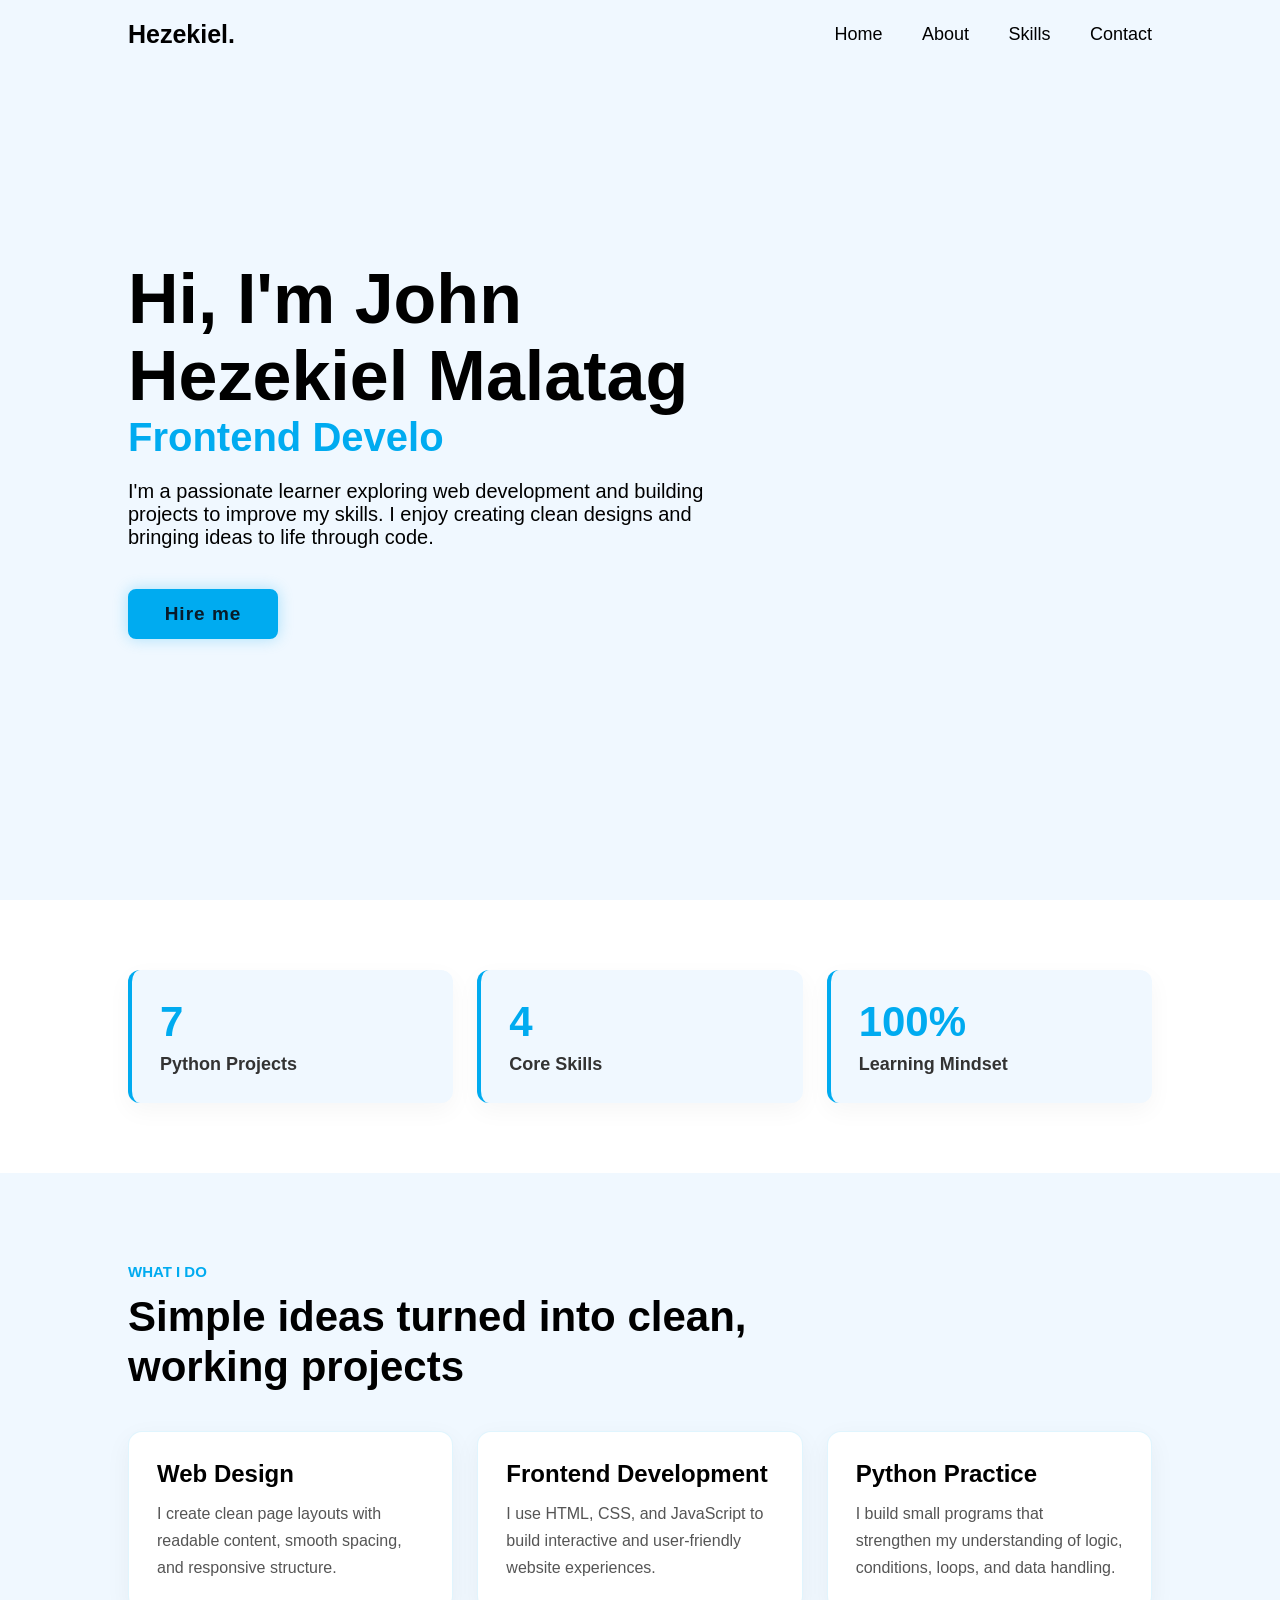
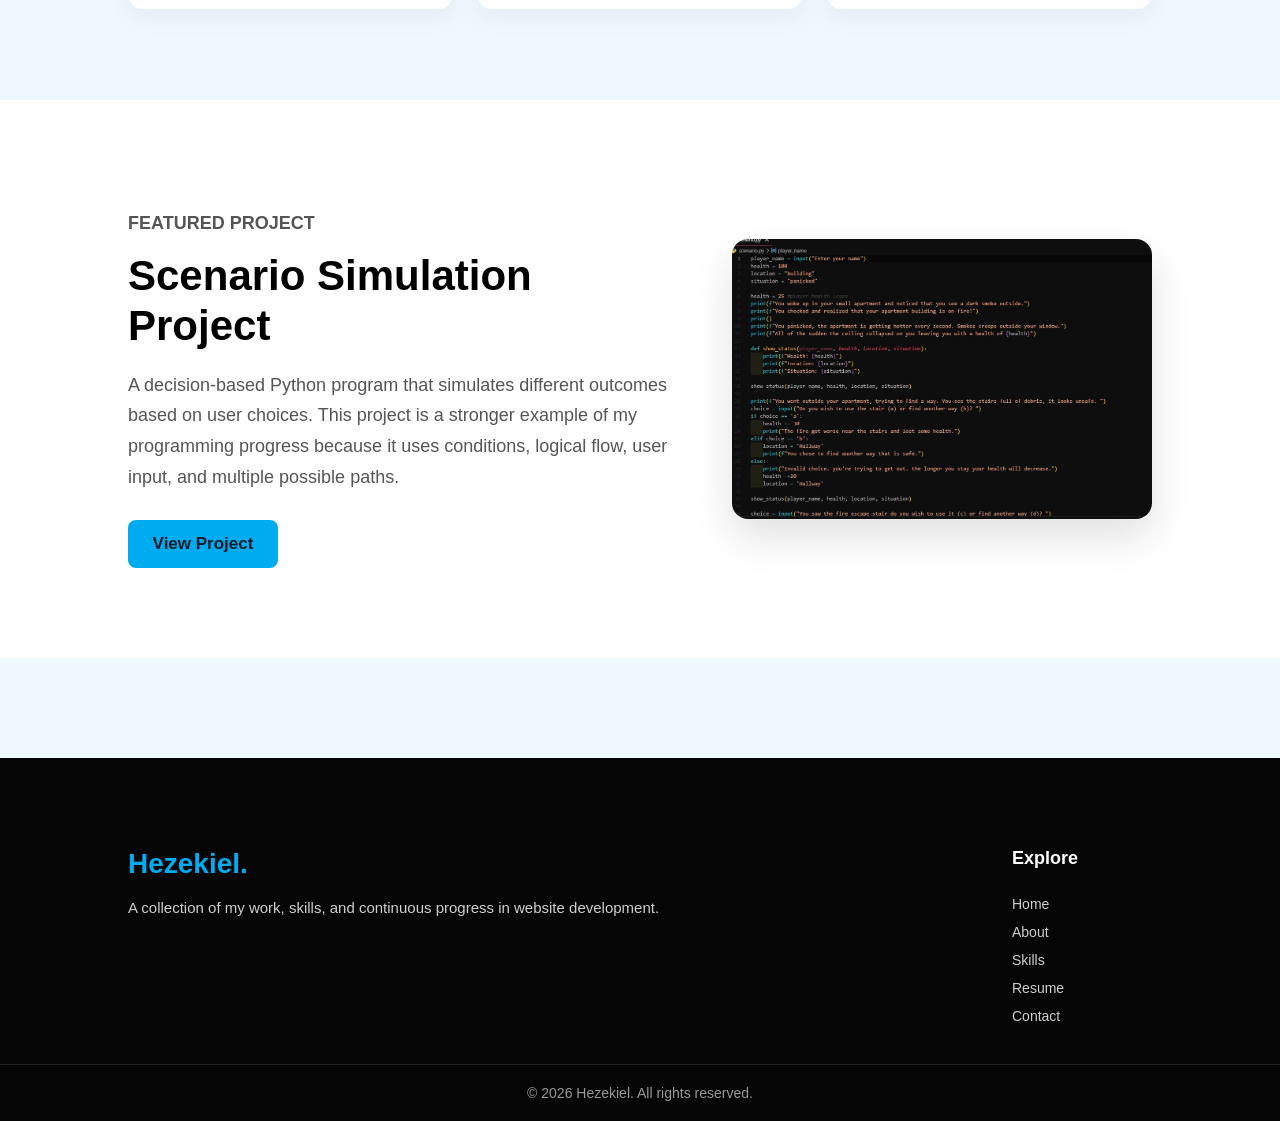
<file: index.html>
<!DOCTYPE html>
<html lang="en">

<head>
    <meta charset="UTF-8">
    <meta http-equiv="X-UA-Compatible" content="IE=edge">
    <meta name="viewport" content="width=device-width, initial-scale=1.0">
    <title>John Hezekiel Malatag | Portfolio</title>
    <link rel="stylesheet" href="style.css">
</head>

<body>
    <header class="header">
        <a href="index.html" class="logo">Hezekiel.</a>

        <nav class="navbar">
            <a href="index.html" class="active">Home</a>
            <a href="about.html">About</a>
            <a href="skills.html">Skills</a>
            <a href="contact.html">Contact</a>
        </nav>
    </header>

    <main>
        <section class="home">
            <div class="floating-shapes">
                <span></span>
                <span></span>
                <span></span>
                <span></span>
                <span></span>
            </div>

            <div class="home-content">
                <h1>Hi, I'm John Hezekiel Malatag</h1>
                <h3><span class="typing-text"></span></h3>
                <p>I'm a passionate learner exploring web development and building projects to improve my skills. I enjoy creating clean designs and bringing ideas to life through code.</p>

                <div class="btn-box">
                    <a href="contact.html">Hire me</a>
                </div>
            </div>
        </section>

        <section class="home-highlights">
            <div class="highlight-box">
                <h2>7</h2>
                <p>Python Projects</p>
            </div>
            <div class="highlight-box">
                <h2>4</h2>
                <p>Core Skills</p>
            </div>
            <div class="highlight-box">
                <h2>100%</h2>
                <p>Learning Mindset</p>
            </div>
        </section>

        <section class="what-i-do">
            <div class="section-heading">
                <p class="section-kicker">What I Do</p>
                <h2>Simple ideas turned into clean, working projects</h2>
            </div>

            <div class="service-grid">
                <article class="service-card">
                    <h3>Web Design</h3>
                    <p>I create clean page layouts with readable content, smooth spacing, and responsive structure.</p>
                </article>

                <article class="service-card">
                    <h3>Frontend Development</h3>
                    <p>I use HTML, CSS, and JavaScript to build interactive and user-friendly website experiences.</p>
                </article>

                <article class="service-card">
                    <h3>Python Practice</h3>
                    <p>I build small programs that strengthen my understanding of logic, conditions, loops, and data handling.</p>
                </article>
            </div>
        </section>

        <section class="featured-project">
            <div class="featured-text">
                <p class="section-kicker">Featured Project</p>
                <h2>Scenario Simulation Project</h2>
                <p>
                    A decision-based Python program that simulates different outcomes based on user choices.
                    This project is a stronger example of my programming progress because it uses conditions,
                    logical flow, user input, and multiple possible paths.
                </p>
                <a href="https://github.com/jhezekielmalatag/projects-porfolio/blob/main/scenario.py" target="_blank" rel="noopener">View Project</a>
            </div>

            <img src="assets/scenario_project.jpg" alt="Scenario Simulation project preview">
        </section>
    </main>

    <footer class="footer">
        <div class="wave"></div>

        <div class="footer-container">
            <div class="footer-about">
                <h2>Hezekiel.</h2>
                <p>
                    A collection of my work, skills, and continuous progress in website development.
                </p>
            </div>

            <div class="footer-links">
                <h3>Explore</h3>
                <a href="index.html">Home</a>
                <a href="about.html">About</a>
                <a href="skills.html">Skills</a>
                <a href="assets/John-Hezekiel-Malatag_Resume.pdf">Resume</a>
                <a href="contact.html">Contact</a>
            </div>
        </div>

        <div class="footer-bottom">
            <p>&copy; 2026 Hezekiel. All rights reserved.</p>
        </div>
    </footer>

    <script src="script.js"></script>
</body>

</html>
</file>
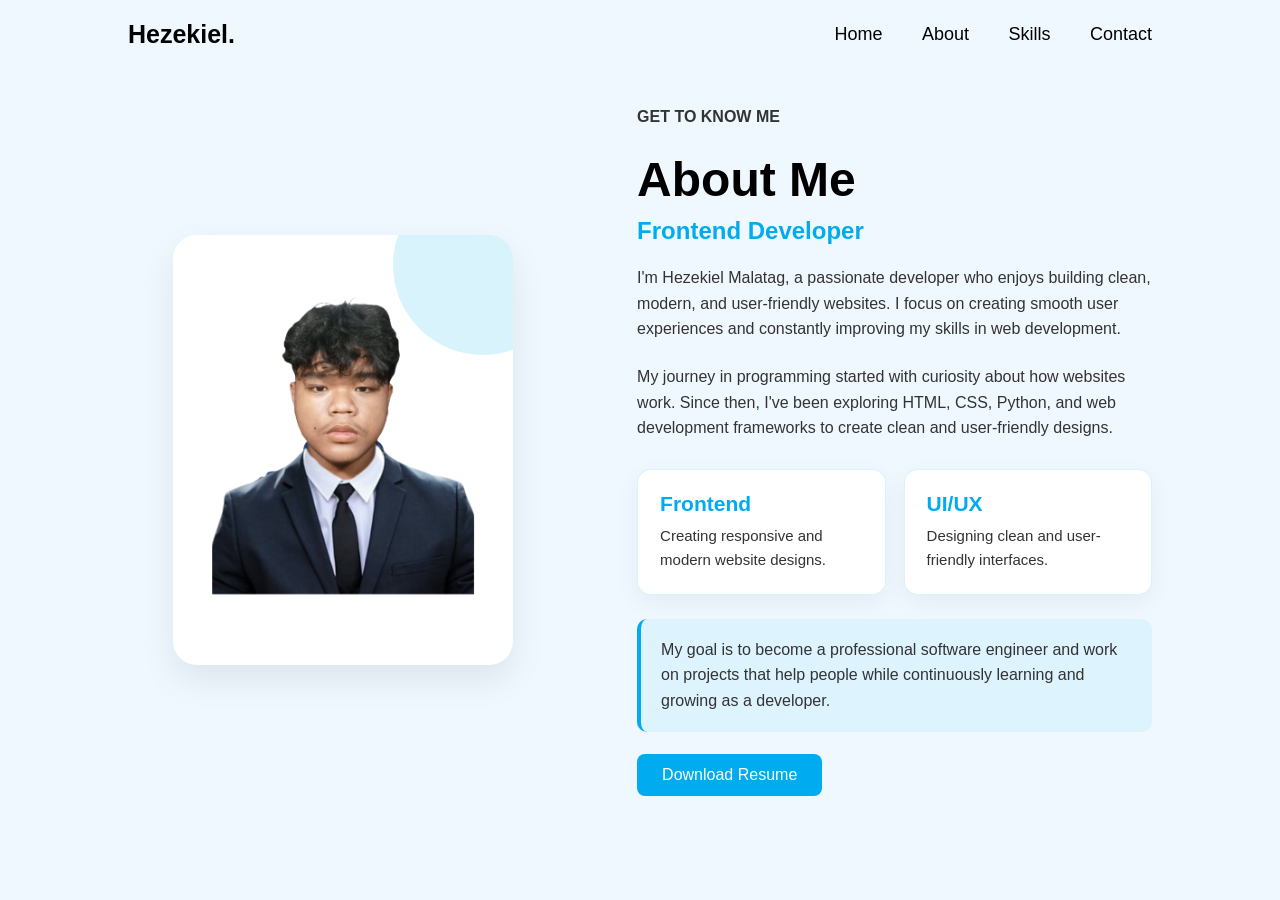
<file: about.html>
<!DOCTYPE html>
<html lang="en">

<head>
    <meta charset="UTF-8">
    <meta name="viewport" content="width=device-width, initial-scale=1.0">
    <title>About Me</title>
    <link rel="stylesheet" href="style.css">
</head>

<body>
    <header class="header">
        <a href="index.html" class="logo">Hezekiel.</a>

        <nav class="navbar">
            <a href="index.html">Home</a>
            <a href="about.html" class="active">About</a>
            <a href="skills.html">Skills</a>
            <a href="contact.html">Contact</a>
        </nav>
    </header>

    <section class="about">
        <div class="about-img">
            <div class="image-wrapper">
                <img src="assets/Hezekiel.jpg" alt="Hezekiel">
            </div>
        </div>

        <div class="about-container">
            <div class="about-text">
                <p class="section-kicker">Get to know me</p>
                <h1>About Me</h1>
                <h3>Frontend Developer</h3>

                <p>
                    I'm Hezekiel Malatag, a passionate developer who enjoys building clean, modern, and user-friendly websites.
                    I focus on creating smooth user experiences and constantly improving my skills in web development.
                </p>

                <p>
                    My journey in programming started with curiosity about how websites work. Since then, I've been exploring
                    HTML, CSS, Python, and web development frameworks to create clean and user-friendly designs.
                </p>

                <div class="about-cards">
                    <div class="card">
                        <h3>Frontend</h3>
                        <p>Creating responsive and modern website designs.</p>
                    </div>

                    <div class="card">
                        <h3>UI/UX</h3>
                        <p>Designing clean and user-friendly interfaces.</p>
                    </div>
                </div>

                <p class="about-goal">
                    My goal is to become a professional software engineer and work on projects that help people while
                    continuously learning and growing as a developer.
                </p>

                <a href="assets/John-Hezekiel-Malatag_Resume.pdf" class="about-btn" target="_blank" rel="noopener">
                    Download Resume
                </a>
            </div>
        </div>
    </section>

    <script src="script.js"></script>
</body>

</html>
</file>
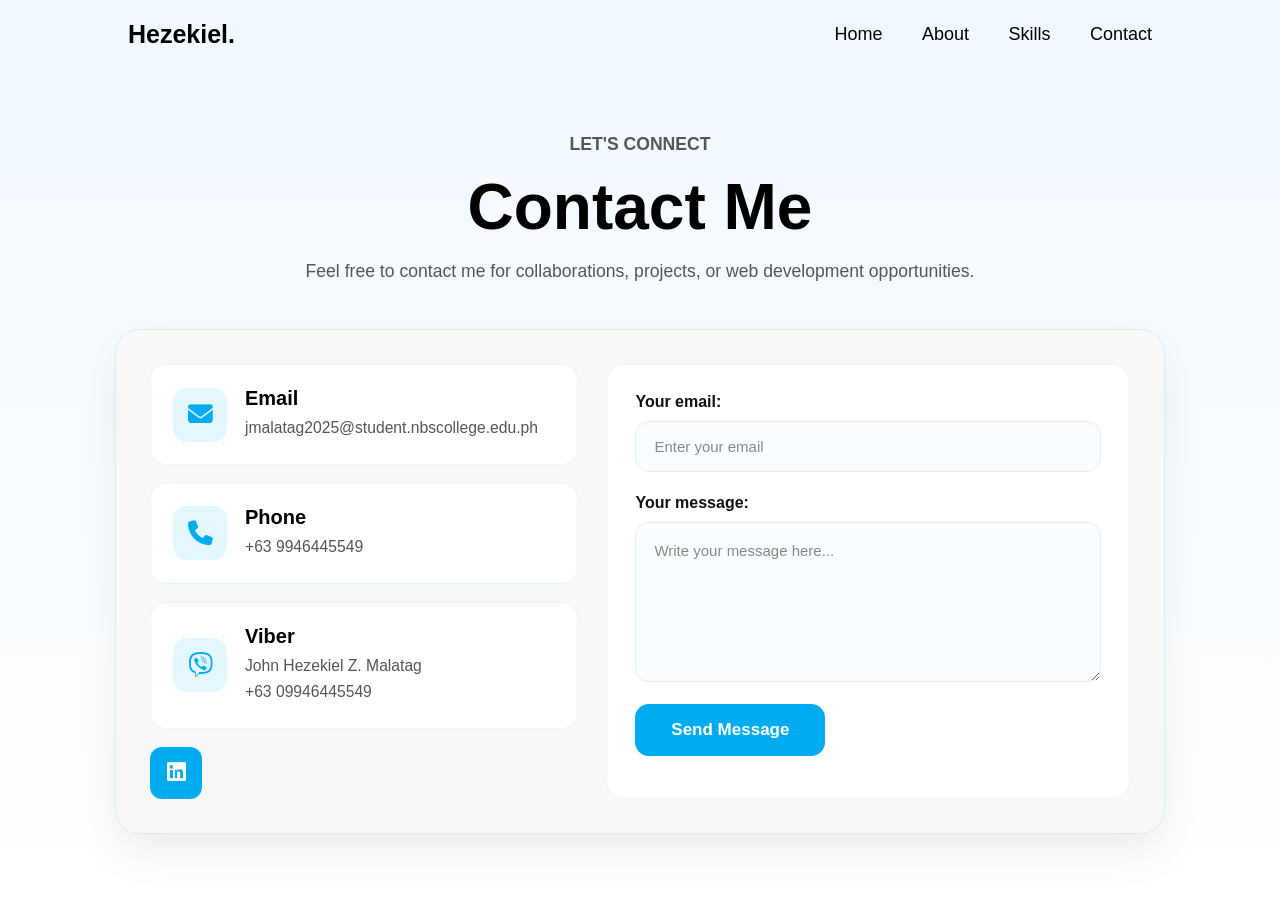
<file: contact.html>
<!DOCTYPE html>
<html lang="en">

<head>
    <meta charset="UTF-8" />
    <meta name="viewport" content="width=device-width, initial-scale=1.0" />
    <title>Contact</title>

    <!-- FONT AWESOME -->
    <link rel="stylesheet" href="https://cdnjs.cloudflare.com/ajax/libs/font-awesome/6.5.1/css/all.min.css" />

    <link rel="stylesheet" href="style.css">
</head>

<body>

    <header class="header">
        <a href="index.html" class="logo">Hezekiel.</a>

        <nav class="navbar">
            <a href="index.html">Home</a>
            <a href="about.html">About</a>
            <a href="skills.html">Skills</a>
            <a href="contact.html" class="active">Contact</a>
        </nav>
    </header>

    <section class="contact-section">
        <div class="contact-text">
            <p class="section-kicker">Let's connect</p>
            <h1>Contact Me</h1>

            <p>
                Feel free to contact me for collaborations, projects, or web development opportunities.
            </p>
        </div>

        <div class="contact-box">
            <div class="contact-details">
                <div class="contact-card">
                    <i class="fa-solid fa-envelope"></i>

                    <div class="contact-info">
                        <h3>Email</h3>
                        <p>jmalatag2025@student.nbscollege.edu.ph</p>
                    </div>
                </div>

                <div class="contact-card">
                    <i class="fa-solid fa-phone"></i>

                    <div class="contact-info">
                        <h3>Phone</h3>
                        <p>+63 9946445549</p>
                    </div>
                </div>

                <div class="contact-card">
                    <i class="fa-brands fa-viber"></i>

                    <div class="contact-info">
                        <h3>Viber</h3>
                        <p>John Hezekiel Z. Malatag</p>
                        <p>+63 09946445549</p>
                    </div>
                </div>

                <a href="https://www.linkedin.com/in/johnhezekielmalatag/?skipRedirect=true/" target="_blank" rel="noopener" class="linkedin-button" aria-label="LinkedIn Profile">
                    <i class="fa-brands fa-linkedin"></i>
                </a>
            </div>

            <form action="https://formspree.io/f/xpqbejdn" method="POST" class="contact-form">
                <label>
                    Your email:
                    <input type="email" name="email" placeholder="Enter your email" required>
                </label>

                <label>
                    Your message:
                    <textarea name="message" placeholder="Write your message here..." required></textarea>
                </label>

                <button type="submit">Send Message</button>
            </form>
        </div>
    </section>

    <script src="script.js"></script>
</body>

</html>
</file>
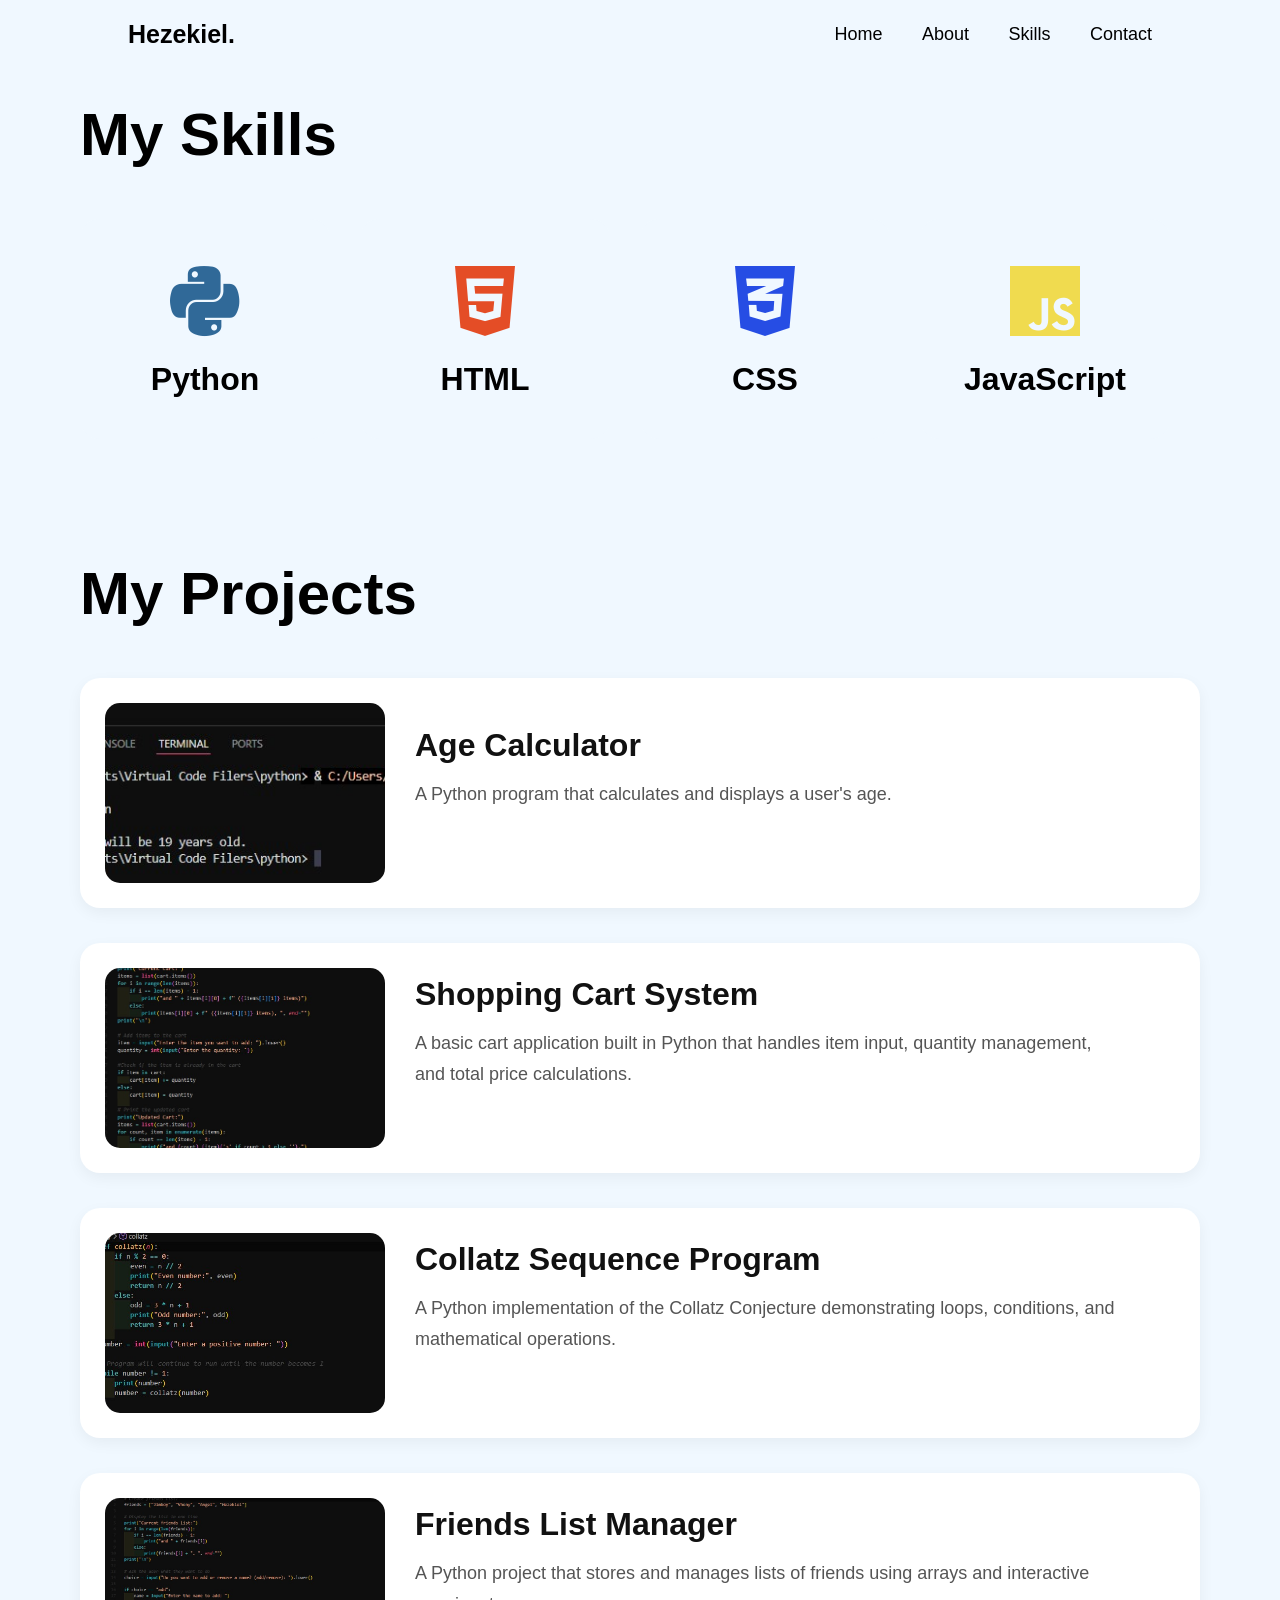
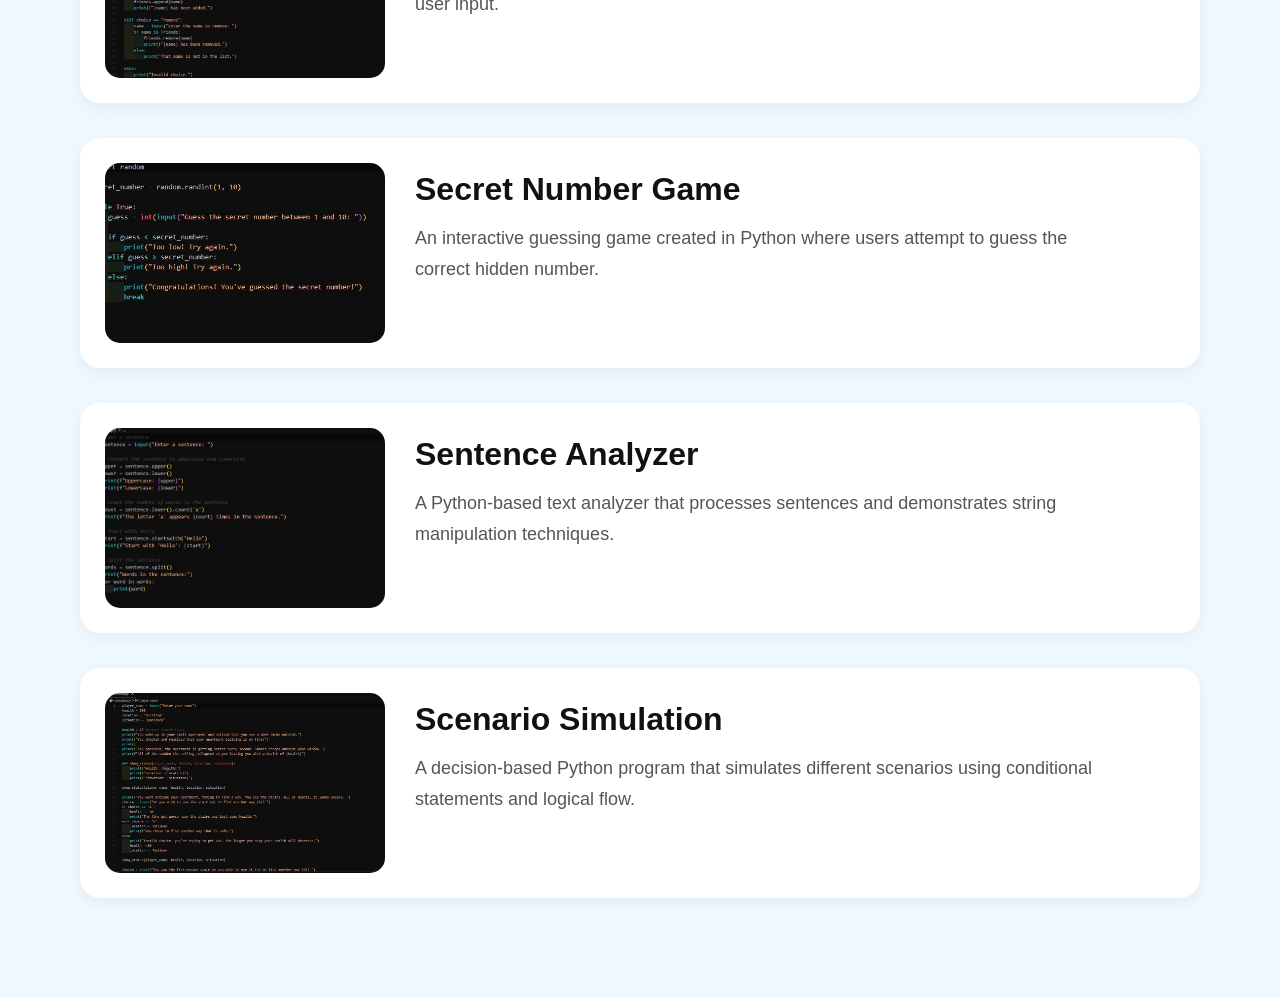
<file: skills.html>
<!DOCTYPE html>
<html lang="en">

<head>
    <meta charset="UTF-8">
    <meta name="viewport" content="width=device-width, initial-scale=1.0">
    <title>Skills | John Hezekiel Malatag</title>
    <link rel="stylesheet" href="style.css">
    <link rel="stylesheet" href="https://cdnjs.cloudflare.com/ajax/libs/font-awesome/6.5.1/css/all.min.css">
</head>

<body>
    <header class="header">
        <a href="index.html" class="logo">Hezekiel.</a>

        <nav class="navbar">
            <a href="index.html">Home</a>
            <a href="about.html">About</a>
            <a href="skills.html" class="active">Skills</a>
            <a href="contact.html">Contact</a>
        </nav>
    </header>

    <section class="skills" id="skills">
        <div class="skills-content">
            <h1>My Skills</h1>

            <div class="skills-container">
                <div class="skill-box">
                    <i class="fa-brands fa-python python"></i>
                    <h2>Python</h2>
                </div>

                <div class="skill-box">
                    <i class="fa-brands fa-html5 html"></i>
                    <h2>HTML</h2>
                </div>

                <div class="skill-box">
                    <i class="fa-brands fa-css3-alt css"></i>
                    <h2>CSS</h2>
                </div>

                <div class="skill-box">
                    <i class="fa-brands fa-js javascript"></i>
                    <h2>JavaScript</h2>
                </div>
            </div>

            <div class="projects-section">
                <h1>My Projects</h1>

                <div class="projects-container">
                    <a href="https://github.com/jhezekielmalatag/projects-porfolio/blob/main/age.py" target="_blank" rel="noopener" class="project-link">
                        <div class="project-card">
                            <img src="assets/age_project.jpg" alt="Age Calculator">

                            <div class="project-info">
                                <h2>Age Calculator</h2>
                                <p>A Python program that calculates and displays a user's age.</p>
                            </div>
                        </div>
                    </a>

                    <a href="https://github.com/jhezekielmalatag/projects-porfolio/blob/main/cart.py" target="_blank" rel="noopener" class="project-link">
                        <div class="project-card">
                            <img src="assets/cart_project.jpg" alt="Shopping Cart System">

                            <div class="project-info">
                                <h2>Shopping Cart System</h2>
                                <p>A basic cart application built in Python that handles item input, quantity management, and total price calculations.</p>
                            </div>
                        </div>
                    </a>

                    <a href="https://github.com/jhezekielmalatag/projects-porfolio/blob/main/collatz.py" target="_blank" rel="noopener" class="project-link">
                        <div class="project-card">
                            <img src="assets/collatz_project.jpg" alt="Collatz Sequence">

                            <div class="project-info">
                                <h2>Collatz Sequence Program</h2>
                                <p>A Python implementation of the Collatz Conjecture demonstrating loops, conditions, and mathematical operations.</p>
                            </div>
                        </div>
                    </a>

                    <a href="https://github.com/jhezekielmalatag/projects-porfolio/blob/main/list_of_friends.py" target="_blank" rel="noopener" class="project-link">
                        <div class="project-card">
                            <img src="assets/friends_project.jpg" alt="Friends List Manager">

                            <div class="project-info">
                                <h2>Friends List Manager</h2>
                                <p>A Python project that stores and manages lists of friends using arrays and interactive user input.</p>
                            </div>
                        </div>
                    </a>

                    <a href="https://github.com/jhezekielmalatag/projects-porfolio/blob/main/secretnumber.py" target="_blank" rel="noopener" class="project-link">
                        <div class="project-card">
                            <img src="assets/secretnum_project.jpg" alt="Secret Number Game">

                            <div class="project-info">
                                <h2>Secret Number Game</h2>
                                <p>An interactive guessing game created in Python where users attempt to guess the correct hidden number.</p>
                            </div>
                        </div>
                    </a>

                    <a href="https://github.com/jhezekielmalatag/projects-porfolio/blob/main/sentence.py" target="_blank" rel="noopener" class="project-link">
                        <div class="project-card">
                            <img src="assets/sentence_project.jpg" alt="Sentence Analyzer">

                            <div class="project-info">
                                <h2>Sentence Analyzer</h2>
                                <p>A Python-based text analyzer that processes sentences and demonstrates string manipulation techniques.</p>
                            </div>
                        </div>
                    </a>

                    <a href="https://github.com/jhezekielmalatag/projects-porfolio/blob/main/scenario.py" target="_blank" rel="noopener" class="project-link">
                        <div class="project-card">
                            <img src="assets/scenario_project.jpg" alt="Scenario Simulation">

                            <div class="project-info">
                                <h2>Scenario Simulation</h2>
                                <p>A decision-based Python program that simulates different scenarios using conditional statements and logical flow.</p>
                            </div>
                        </div>
                    </a>
                </div>
            </div>
        </div>
    </section>

    <script src="script.js"></script>
</body>

</html>
</file>
<file: style.css>
/* Style for the entire page */

* {
    margin: 0;
    padding: 0;
    box-sizing: border-box;
    font-family: 'Segoe UI', Tahoma, Geneva, Verdana, sans-serif;
}


/* GENERAL STYLES */

body {
    background-color: aliceblue;
    color: black
}

.header {
    position: sticky;
    top: 0;
    left: 0;
    width: 100%;
    padding: 20px 10%;
    background: transparent;
    display: flex;
    justify-content: space-between;
    align-items: center;
    z-index: 100;
}

.header {
    position: fixed;
    top: 0;
    left: 0;
    width: 100%;
    transition: top 0.4s ease;
}

.logo {
    font-size: 25px;
    color: black;
    text-decoration: none;
    font-weight: 600;
}

.navbar a {
    font-size: 18px;
    color: black;
    text-decoration: none;
    font-weight: 500;
    margin-left: 35px;
    transition: .3s;
}

.navbar a:hover {
    color: #00abf0;
}

.home {
    height: 100vh;
    display: flex;
    align-items: center;
    padding: 0 10%;
}

.home-content {
    max-width: 600px;
}

.home-content h1 {
    font-size: 70px;
    font-weight: 700;
    line-height: 1.1;
    width: 100%;
}

.home-content h3 {
    font-size: 40px;
    font-weight: 700;
    color: #00abf0
}

.home-content p {
    font-size: 20px;
    margin: 20px 0 40px;
}

.home-content .btn-box {
    display: flex;
    justify-content: space-between;
    width: 345px;
    height: 50px;
}

.btn-box a {
    position: relative;
    display: inline-flex;
    justify-content: center;
    align-items: center;
    width: 150px;
    height: 100%;
    background: #00abf0;
    border: 2px solid #00abf0;
    border-radius: 8px;
    font-size: 19px;
    color: #081b29;
    text-decoration: none;
    font-weight: 600;
    letter-spacing: 1px;
    z-index: 1;
    overflow: hidden;
}

.btn-box a:nth-child(2) {
    background: transparent;
    color: #00abf0;
}

.btn-box a:nth-child(2):hover {
    color: black;
}

.btn-box a:nth-child(2)::before {
    background: #00abf0;
}

.btn-box a::before {
    content: '';
    position: absolute;
    top: 0;
    left: 0;
    width: 0;
    height: 100%;
    background: white;
    z-index: -1;
    transition: .5s;
}

.btn-box a:hover::before {
    width: 100%;
}


/* ABOUT SECTION */

.about {
    min-height: 100vh;
    display: flex;
    align-items: center;
    padding: 0 10%;
    background: aliceblue;
    gap: 80px;
}


/* LAYOUT */

.about-container {
    display: flex;
    align-items: center;
    justify-content: center;
    gap: 110px;
    flex: 1.2;
}


/* TEXT */

.about-text {
    animation: fadeInLeft 1s ease forwards;
    max-width: 720px;
}

.about-text h1 {
    font-size: 48px;
    margin-bottom: 10px;
    line-height: 1.15;
}

.about-text h3 {
    font-size: 24px;
    color: #00abf0;
    margin-bottom: 20px;
}

.about-text p {
    font-size: 16px;
    line-height: 1.6;
    margin-bottom: 22px;
    color: #333;
}

.about-cards {
    display: grid;
    grid-template-columns: repeat(2, minmax(0, 1fr));
    gap: 18px;
    margin: 28px 0 24px;
}

.card {
    background: white;
    border: 1px solid rgba(0, 171, 240, 0.14);
    border-radius: 14px;
    padding: 22px;
    box-shadow: 0 8px 24px rgba(0, 0, 0, 0.05);
    transition: 0.3s ease;
}

.card:hover {
    transform: translateY(-6px);
    box-shadow: 0 14px 30px rgba(0, 171, 240, 0.14);
}

.card h3 {
    color: #00abf0;
    font-size: 21px;
    margin-bottom: 8px;
}

.card p {
    font-size: 15px;
    line-height: 1.6;
    margin-bottom: 0;
}

.about-goal {
    background: rgba(0, 171, 240, 0.08);
    border-left: 4px solid #00abf0;
    border-radius: 10px;
    padding: 18px 20px;
}


/* BUTTON */

.about-btn {
    display: inline-block;
    padding: 12px 25px;
    background: #00abf0;
    color: white;
    border-radius: 8px;
    text-decoration: none;
    transition: 0.3s;
}

.about-btn:hover {
    transform: translateY(-10px);
    box-shadow: 0 10px 20px rgba(0, 0, 0, 0.1);
}


/* IMAGE */

.about-img img {
    width: 300px;
    border-radius: 20px;
    animation: fadeInRight 1s ease forwards;
    transition: 0.3s;
}


/* ANIMATIONS */

@keyframes fadeInLeft {
    from {
        opacity: 0;
        transform: translateX(-50px);
    }
    to {
        opacity: 1;
        transform: translateX(0);
    }
}

@keyframes fadeInRight {
    from {
        opacity: 0;
        transform: translateX(50px);
    }
    to {
        opacity: 1;
        transform: translateX(0);
    }
}


/* ABOUT IMAGE DESIGN */

.about-img {
    flex: 1;
    display: flex;
    justify-content: center;
    align-items: center;
    animation: fadeInRight 1s ease forwards;
}

.image-wrapper {
    position: relative;
    width: 340px;
    height: 430px;
    border-radius: 24px;
    overflow: hidden;
    background: white;
    padding: 10px;
    box-shadow: 0 15px 35px rgba(0, 0, 0, 0.08);
    transition: 0.4s ease;
}

.image-wrapper:hover {
    transform: translateY(-8px);
    box-shadow: 0 20px 45px rgba(0, 171, 240, 0.2);
}

.image-wrapper img {
    width: 100%;
    height: 100%;
    object-fit: cover;
    border-radius: 18px;
}


/* LIGHT BLUE ACCENT */

.image-wrapper::before {
    content: '';
    position: absolute;
    top: -60px;
    right: -60px;
    width: 180px;
    height: 180px;
    background: rgba(0, 171, 240, 0.15);
    border-radius: 50%;
}


/* RESPONSIVE */

@media (max-width: 900px) {
    .about {
        height: auto;
        padding: 120px 8%;
        flex-direction: column;
        gap: 40px;
    }
    .about-container {
        flex-direction: column;
        text-align: center;
    }
    .about-text {
        max-width: 100%;
    }
    .image-wrapper {
        width: 280px;
        height: 360px;
    }
    .about-cards {
        grid-template-columns: 1fr;
    }
}


/* SKILLS SECTION */

.skills {
    width: 100%;
    min-height: 100vh;
    padding: 100px 80px;
    background: #f8f8f8;
    display: flex;
    justify-content: center;
    align-items: center;
}

.skills-content {
    width: 100%;
    max-width: 1200px;
}

.skills-content h1 {
    font-size: 60px;
    margin-bottom: 20px;
}

.skills-content p {
    font-size: 24px;
    color: #444;
    margin-bottom: 50px;
}


/* SKILL BOXES */

.skills-container {
    display: flex;
    gap: 30px;
    flex-wrap: wrap;
}

.skill-box {
    width: 250px;
    height: 220px;
    background: aliceblue;
    border: 2px solid;
    border-radius: 20px;
    display: flex;
    flex-direction: column;
    justify-content: center;
    align-items: center;
    transition: 0.3s;
}

.skill-box:hover {
    transform: translateY(-10px);
    box-shadow: 0 10px 20px rgba(0, 0, 0, 0.1);
}

.skill-box i {
    font-size: 70px;
    margin-bottom: 20px;
}

.skill-box h2 {
    font-size: 32px;
}


/* ICON COLORS */

.fa-python {
    color: #306998;
}

.fa-html5 {
    color: #e44d26;
}

.fa-css3-alt {
    color: #264de4;
}


/* SKILLS SECTION */

.skills {
    width: 100%;
    min-height: 100vh;
    padding: 100px 80px;
    background: aliceblue;
}

.skills-content h1 {
    font-size: 60px;
    margin-bottom: 50px;
}


/* SKILLS CONTAINER */

.skills-container {
    display: flex;
    gap: 30px;
    flex-wrap: wrap;
}


/* SKILL BOX */

.skill-box {
    width: 250px;
    height: 220px;
    background: aliceblue;
    border: #00abf0;
    border-radius: 20px;
    display: flex;
    flex-direction: column;
    justify-content: center;
    align-items: center;
    transition: 0.3s;
}

.skill-box:hover {
    transform: translateY(-10px);
    box-shadow: 0 10px 20px rgba(0, 0, 0, 0.1);
}


/* ICONS */

.skill-box i {
    font-size: 80px;
    margin-bottom: 20px;
}

.skill-box h2 {
    font-size: 32px;
}


/* COLORS */

.python {
    color: #306998;
}

.html {
    color: #e44d26;
}

.css {
    color: #264de4;
}

.javascript {
    color: #f0db4f;
}


/* PROJECTS SECTION */

.projects-section {
    margin-top: 120px;
    width: 100%;
}

.projects-section h1 {
    font-size: 60px;
    margin-bottom: 50px;
}


/* PROJECT CONTAINER */

.projects-container {
    display: flex;
    flex-direction: column;
    gap: 35px;
    width: 100%;
}

.project-link {
    text-decoration: none;
    color: inherit;
    display: block;
    width: 100%;
}

.project-card {
    cursor: pointer;
}


/* PROJECT CARD */

.project-card {
    width: 100%;
    background: white;
    border-radius: 20px;
    overflow: hidden;
    display: flex;
    align-items: center;
    gap: 30px;
    padding: 25px;
    transition: 0.3s ease;
    box-shadow: 0 5px 15px rgba(0, 0, 0, 0.05);
}

.project-card:hover {
    transform: translateY(-5px);
    box-shadow: 0 10px 25px rgba(0, 0, 0, 0.1);
}


/* PROJECT IMAGE */

.project-card img {
    width: 280px;
    height: 180px;
    object-fit: cover;
    border-radius: 15px;
}


/* PROJECT INFO */

.project-info h2 {
    font-size: 32px;
    margin-bottom: 15px;
    color: #111;
}

.project-info p {
    font-size: 18px;
    color: #555;
    line-height: 1.7;
    max-width: 700px;
}


/* RESPONSIVE */

@media (max-width: 900px) {
    .project-card {
        flex-direction: column;
        text-align: center;
    }
    .project-card img {
        width: 100%;
        height: 220px;
    }
}


/* CONTACT SECTION */

.contact-section {
    min-height: 100vh;
    display: flex;
    justify-content: center;
    align-items: center;
    flex-direction: column;
    padding: 130px 20px 90px;
    background: linear-gradient(180deg, aliceblue 0%, #ffffff 100%);
}


/* TEXT */

.contact-text {
    max-width: 720px;
    margin-bottom: 42px;
    text-align: center;
}

.contact-text h1 {
    font-size: 4rem;
    font-weight: 800;
    margin-bottom: 15px;
    line-height: 1.1;
}

.contact-text p {
    color: #555;
    font-size: 1.1rem;
    line-height: 1.7;
}


/* CONTACT BOX */

.contact-box {
    width: 100%;
    max-width: 1050px;
    background: rgba(248, 248, 248, 0.92);
    border: 1px solid rgba(0, 171, 240, 0.12);
    border-radius: 24px;
    padding: 34px;
    box-shadow: 0 18px 45px rgba(0, 0, 0, 0.07);
    display: grid;
    grid-template-columns: 0.9fr 1.1fr;
    gap: 28px;
}

.contact-details {
    display: flex;
    flex-direction: column;
    gap: 18px;
}


/* CONTACT CARD */

.contact-card {
    display: flex;
    align-items: center;
    gap: 18px;
    padding: 22px;
    border: 1px solid rgba(0, 171, 240, 0.1);
    border-radius: 16px;
    margin-bottom: 0;
    transition: 0.3s;
    background: white;
}

.contact-card:hover {
    transform: translateY(-5px);
    border-color: rgba(0, 171, 240, 0.35);
    box-shadow: 0 12px 28px rgba(0, 171, 240, 0.12);
}

.contact-card i {
    width: 54px;
    height: 54px;
    border-radius: 14px;
    background: rgba(0, 171, 240, 0.1);
    color: #00abf0;
    display: inline-flex;
    align-items: center;
    justify-content: center;
    font-size: 1.55rem;
    min-width: 54px;
    text-align: center;
}

.linkedin-button {
    display: inline-flex;
    align-items: center;
    justify-content: center;
    width: 52px;
    height: 52px;
    padding: 0;
    background: #00abf0;
    border-radius: 12px;
    color: white;
    text-decoration: none;
    font-size: 16px;
    font-weight: 700;
    transition: 0.3s ease;
}

.linkedin-button:hover {
    background: #0097d4;
    transform: translateY(-3px);
    box-shadow: 0 10px 20px rgba(0, 171, 240, 0.22);
}

.linkedin-button i {
    font-size: 1.35rem;
}


/* CONTACT INFO */

.contact-info h3 {
    font-size: 1.25rem;
    margin-bottom: 5px;
}

.contact-info p {
    color: #555;
    font-size: 0.98rem;
    line-height: 1.7;
    overflow-wrap: anywhere;
}

.contact-info a {
    color: #00abf0;
    text-decoration: none;
    font-weight: 600;
}

.contact-info a:hover {
    text-decoration: underline;
}


/* =========================
   CONTACT FORM DESIGN
========================= */

.contact-form {
    display: flex;
    flex-direction: column;
    gap: 22px;
    margin-top: 0;
    background: white;
    border-radius: 18px;
    padding: 28px;
    border: 1px solid rgba(0, 171, 240, 0.1);
}

.contact-form label {
    display: flex;
    flex-direction: column;
    font-size: 16px;
    font-weight: 600;
    color: #111;
    gap: 10px;
}


/* INPUTS + TEXTAREA */

.contact-form input,
.contact-form textarea {
    width: 100%;
    padding: 16px 18px;
    border: 1px solid #e3edf2;
    border-radius: 14px;
    background: #f9fdff;
    font-size: 15px;
    color: #111;
    outline: none;
    transition: 0.3s ease;
}


/* TEXTAREA */

.contact-form textarea {
    min-height: 160px;
    resize: vertical;
    line-height: 1.6;
}


/* FOCUS EFFECT */

.contact-form input:focus,
.contact-form textarea:focus {
    border-color: #00abf0;
    box-shadow: 0 0 0 5px rgba(0, 171, 240, 0.12);
}


/* PLACEHOLDER */

.contact-form input::placeholder,
.contact-form textarea::placeholder {
    color: #888;
}


/* BUTTON */

.contact-form button {
    width: 190px;
    height: 52px;
    border: none;
    border-radius: 14px;
    background: #00abf0;
    color: white;
    font-size: 17px;
    font-weight: 600;
    cursor: pointer;
    transition: 0.3s ease;
}

.contact-form button:hover {
    transform: translateY(-3px);
    box-shadow: 0 10px 20px rgba(0, 171, 240, 0.25);
    background: #0097d4;
}


/* MOBILE */

@media screen and (max-width: 768px) {
    .contact-box {
        grid-template-columns: 1fr;
        padding: 22px;
    }

    .contact-form button {
        width: 100%;
    }
    .contact-form input,
    .contact-form textarea {
        font-size: 14px;
    }
}


/* RESPONSIVE */

@media(max-width: 768px) {
    header {
        padding: 25px 30px;
    }
    .navbar {
        font-size: 18px;
        color: black;
        text-decoration: none;
        font-weight: 500;
        margin-left: 35px;
        transition: .3s;
    }
    .nav-links {
        gap: 20px;
    }
    .contact-text h1 {
        font-size: 2.8rem;
    }
    .contact-box {
        padding: 25px;
    }
    .contact-card {
        flex-direction: column;
        text-align: center;
    }
}


/* =========================
MOBILE RESPONSIVE DESIGN
========================= */

@media screen and (max-width: 768px) {
    /* GENERAL */
    body {
        overflow-x: hidden;
    }
    section {
        width: 100%;
    }
    /* HEADER / NAVBAR */
    .header {
        padding: 15px 5%;
        flex-direction: column;
        gap: 12px;
        background: rgba(255, 255, 255, 0.95);
        backdrop-filter: blur(10px);
    }
    .logo {
        font-size: 24px;
    }
    .navbar {
        display: flex;
        flex-wrap: wrap;
        justify-content: center;
        gap: 15px;
    }
    .navbar a {
        margin-left: 0;
        font-size: 16px;
    }
    /* HOME SECTION */
    .home {
        padding: 140px 7% 80px;
        text-align: center;
        justify-content: center;
    }
    .home-content {
        max-width: 100%;
    }
    .home-content h1 {
        font-size: 42px;
        line-height: 1.2;
    }
    .home-content h3 {
        font-size: 26px;
    }
    .home-content p {
        font-size: 16px;
        line-height: 1.7;
    }
    .home-content .btn-box {
        width: 100%;
        justify-content: center;
    }
    .btn-box a {
        width: 170px;
        height: 50px;
        font-size: 17px;
    }
    /* ABOUT SECTION */
    .about {
        height: auto;
        padding: 150px 7% 80px;
    }
    .about-container {
        flex-direction: column;
        text-align: center;
        gap: 40px;
    }
    .about-text {
        max-width: 100%;
    }
    .about-text h1 {
        font-size: 38px;
    }
    .about-text h3 {
        font-size: 22px;
    }
    .about-text p {
        font-size: 15px;
        line-height: 1.8;
    }
    .image-wrapper {
        width: 250px;
        height: 320px;
    }
    .about-cards {
        display: flex;
        flex-direction: column;
        gap: 20px;
    }
    .card {
        padding: 20px;
        border-radius: 18px;
        background: white;
        box-shadow: 0 5px 15px rgba(0, 0, 0, 0.05);
    }
    .about-btn {
        margin-top: 15px;
    }
    /* SKILLS SECTION */
    .skills {
        padding: 150px 6% 80px;
        align-items: flex-start;
    }
    .skills-content h1 {
        font-size: 40px;
        text-align: center;
    }
    .skills-container {
        justify-content: center;
    }
    .skill-box {
        width: 100%;
        max-width: 300px;
        height: 190px;
    }
    .skill-box i {
        font-size: 65px;
    }
    .skill-box h2 {
        font-size: 28px;
    }
    /* PROJECTS */
    .projects-section {
        margin-top: 80px;
    }
    .projects-section h1 {
        font-size: 40px;
        text-align: center;
    }
    .projects-container {
        gap: 25px;
        width: 100%;
    }
    .project-card {
        flex-direction: column;
        text-align: center;
        padding: 20px;
        width: 100%;
    }
    .project-card img {
        width: 100%;
        height: 200px;
    }
    .project-info h2 {
        font-size: 26px;
    }
    .project-info p {
        font-size: 15px;
        line-height: 1.7;
    }
}


/* FOOTER */

.footer {
    background: #050505;
    color: white;
    margin-top: 100px;
    position: relative;
    overflow: hidden;
    font-family: Arial, sans-serif;
}


/* WAVE DESIGN */

.wave {
    position: absolute;
    top: -70px;
    left: 0;
    width: 100%;
    height: 140px;
    background: #050505;
    border-radius: 0 0 50% 50%;
}


/* CONTAINER */

.footer-container {
    position: relative;
    z-index: 2;
    display: flex;
    justify-content: space-between;
    gap: 50px;
    padding: 90px 10% 40px;
    flex-wrap: wrap;
}


/* ABOUT */

.footer-about {
    flex: 1 1 250px;
}

.footer-about h2 {
    color: #00abf0;
    margin-bottom: 15px;
    font-size: 28px;
}

.footer-about p {
    color: #cfcfcf;
    line-height: 1.7;
    font-size: 15px;
}


/* LINKS */

.footer-links {
    display: flex;
    flex-direction: column;
    gap: 12px;
    min-width: 140px;
}

.footer-links h3,
.footer-newsletter h3 {
    margin-bottom: 15px;
    font-size: 18px;
}

.footer-links a {
    text-decoration: none;
    color: #cfcfcf;
    justify-content: space-between;
    transition: 0.3s ease;
    font-size: 14px;
}

.footer-links a:hover {
    color: #00abf0;
    transform: translateX(5px);
}


/* BOTTOM */

.footer-bottom {
    text-align: center;
    border-top: 1px solid #222;
    padding: 20px;
    color: #999;
    font-size: 14px;
}


/* RESPONSIVE */

@media (max-width: 900px) {
    .footer-container {
        flex-direction: column;
        gap: 40px;
    }
    .newsletter-box {
        flex-direction: column;
        gap: 10px;
    }
    .newsletter-box input,
    .newsletter-box button {
        width: 100%;
        border-radius: 5px;
    }
    .wave {
        top: -40px;
        height: 90px;
    }
}


/* HOME BACKGROUND EFFECT */

.home {
    position: relative;
    overflow: hidden;
}


/* FLOATING SHAPES */

.floating-shapes span {
    position: absolute;
    display: block;
    border-radius: 50%;
    background: rgba(0, 171, 240, 0.12);
    animation: float 15s linear infinite;
    bottom: -150px;
}


/* DIFFERENT SIZES + POSITIONS */

.floating-shapes span:nth-child(1) {
    width: 80px;
    height: 80px;
    left: 10%;
    animation-duration: 18s;
}

.floating-shapes span:nth-child(2) {
    width: 120px;
    height: 120px;
    left: 25%;
    animation-duration: 22s;
}

.floating-shapes span:nth-child(3) {
    width: 60px;
    height: 60px;
    left: 50%;
    animation-duration: 15s;
}

.floating-shapes span:nth-child(4) {
    width: 150px;
    height: 150px;
    left: 70%;
    animation-duration: 25s;
}

.floating-shapes span:nth-child(5) {
    width: 90px;
    height: 90px;
    left: 85%;
    animation-duration: 20s;
}


/* FLOAT ANIMATION */

@keyframes float {
    0% {
        transform: translateY(0) rotate(0deg);
        opacity: 0;
    }
    10% {
        opacity: 1;
    }
    100% {
        transform: translateY(-120vh) rotate(360deg);
        opacity: 0;
    }
}


/* HOME CONTENT ABOVE SHAPES */

.home-content {
    position: relative;
    z-index: 2;
}


/* BUTTON GLOW */

.btn-box a {
    box-shadow: 0 0 15px rgba(0, 171, 240, 0.3);
    transition: 0.3s ease;
}

.btn-box a:hover {
    transform: translateY(-5px);
    box-shadow: 0 0 25px rgba(0, 171, 240, 0.6);
}


/* TEXT ANIMATION */

.btn-box {
    animation: popUp 1s ease forwards;
}
.btn-box {
    animation-delay: 0.6s;
}

@keyframes popUp {
    from {
        opacity: 0;
        transform: scale(0.8);
    }
    to {
        opacity: 1;
        transform: scale(1);
    }
}


/* HOMEPAGE UPGRADE */

.section-kicker {
    color: #00abf0;
    font-size: 15px;
    font-weight: 700;
    letter-spacing: 0;
    margin-bottom: 12px;
    text-transform: uppercase;
}

.home {
    justify-content: flex-start;
    min-height: 100vh;
}

.home-visual {
    position: relative;
    z-index: 2;
    flex: 0 1 360px;
}

.profile-card {
    background: white;
    border: 1px solid rgba(0, 171, 240, 0.18);
    border-radius: 18px;
    box-shadow: 0 18px 45px rgba(0, 0, 0, 0.08);
    overflow: hidden;
    padding: 16px;
    transition: 0.3s ease;
}

.profile-card:hover {
    transform: translateY(-8px);
    box-shadow: 0 22px 55px rgba(0, 171, 240, 0.18);
}

.profile-card img {
    width: 100%;
    height: 380px;
    object-fit: cover;
    border-radius: 12px;
    display: block;
}

.profile-card-text {
    padding: 18px 4px 6px;
}

.profile-card-text h2 {
    font-size: 24px;
    margin-bottom: 8px;
}

.profile-card-text p {
    color: #555;
    font-size: 15px;
    line-height: 1.6;
}

.home-highlights {
    display: grid;
    grid-template-columns: repeat(3, 1fr);
    gap: 24px;
    padding: 70px 10%;
    background: white;
}

.highlight-box {
    border-left: 4px solid #00abf0;
    background: aliceblue;
    border-radius: 12px;
    padding: 28px;
    box-shadow: 0 8px 24px rgba(0, 0, 0, 0.04);
}

.highlight-box h2 {
    color: #00abf0;
    font-size: 42px;
    margin-bottom: 8px;
}

.highlight-box p {
    color: #333;
    font-size: 18px;
    font-weight: 600;
}

.what-i-do,
.featured-project {
    padding: 90px 10%;
}

.section-heading {
    max-width: 720px;
    margin-bottom: 38px;
}

.section-heading h2,
.featured-text h2 {
    font-size: 42px;
    line-height: 1.2;
}

.service-grid {
    display: grid;
    grid-template-columns: repeat(3, 1fr);
    gap: 24px;
}

.service-card {
    background: white;
    border: 1px solid rgba(0, 171, 240, 0.12);
    border-radius: 14px;
    padding: 28px;
    box-shadow: 0 8px 26px rgba(0, 0, 0, 0.05);
    transition: 0.3s ease;
}

.service-card:hover {
    transform: translateY(-6px);
    box-shadow: 0 14px 32px rgba(0, 171, 240, 0.14);
}

.service-card h3 {
    font-size: 24px;
    margin-bottom: 12px;
}

.service-card p {
    color: #555;
    font-size: 16px;
    line-height: 1.7;
}

.featured-project {
    display: grid;
    grid-template-columns: 1fr 420px;
    align-items: center;
    gap: 50px;
    background: white;
}

.featured-text p {
    color: #555;
    font-size: 18px;
    line-height: 1.7;
    margin: 18px 0 28px;
}

.featured-text .section-kicker {
    margin-bottom: 12px;
}

.featured-text a {
    display: inline-flex;
    align-items: center;
    justify-content: center;
    min-width: 150px;
    height: 48px;
    background: #00abf0;
    border-radius: 8px;
    color: #081b29;
    font-size: 17px;
    font-weight: 700;
    text-decoration: none;
    transition: 0.3s ease;
}

.featured-text a:hover {
    background: #0097d4;
    transform: translateY(-4px);
}

.featured-project img {
    width: 100%;
    height: 280px;
    object-fit: cover;
    border-radius: 16px;
    box-shadow: 0 18px 40px rgba(0, 0, 0, 0.12);
}

@media screen and (max-width: 1000px) {
    .home {
        height: auto;
        min-height: 100vh;
        flex-direction: column;
        align-items: flex-start;
        padding-top: 140px;
        padding-bottom: 80px;
    }

    .home-visual {
        width: 100%;
        max-width: 420px;
    }

    .home-highlights,
    .service-grid,
    .featured-project {
        grid-template-columns: 1fr;
    }

    .featured-project img {
        height: 240px;
    }
}

@media screen and (max-width: 768px) {
    .home {
        align-items: center;
        gap: 40px;
    }

    .home-visual {
        max-width: 330px;
    }

    .profile-card img {
        height: 300px;
    }

    .home-highlights,
    .what-i-do,
    .featured-project {
        padding: 60px 7%;
    }

    .section-heading h2,
    .featured-text h2 {
        font-size: 32px;
    }

    .highlight-box,
    .service-card {
        text-align: left;
    }
}
</file>
